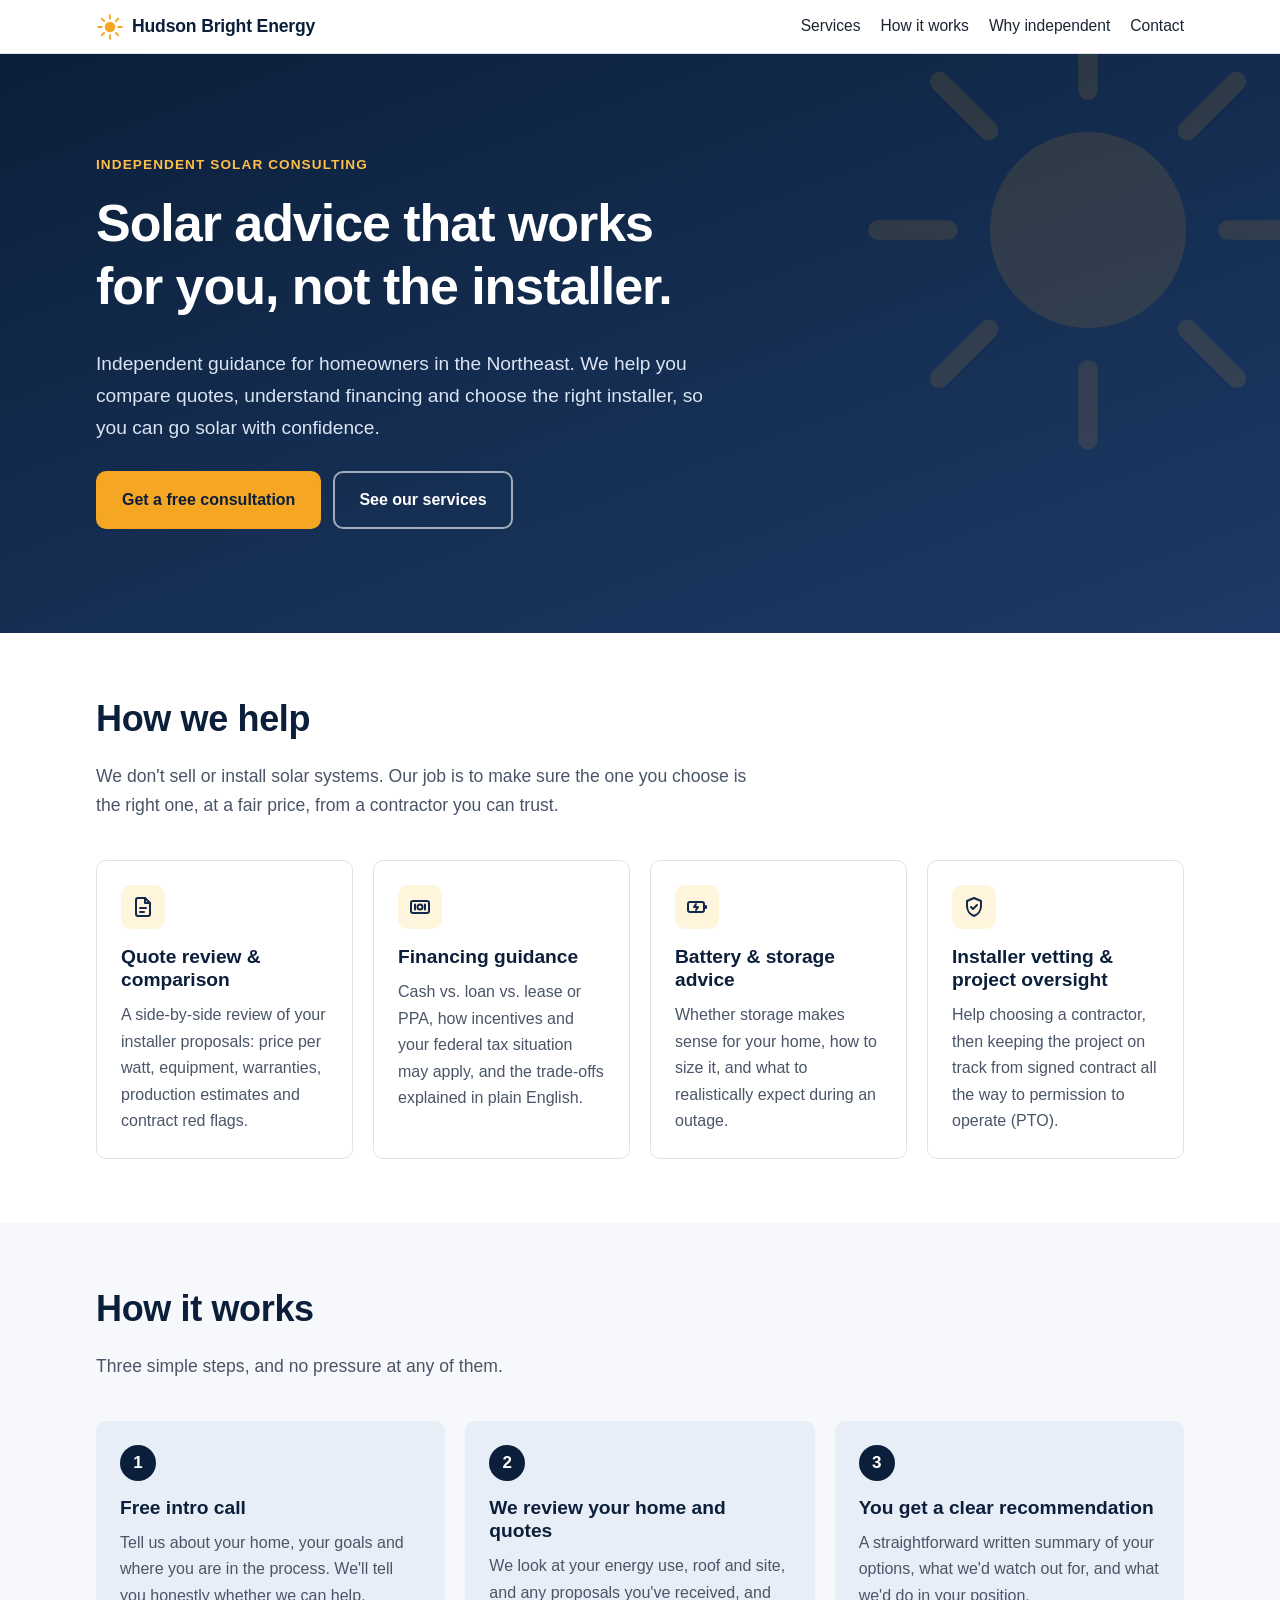
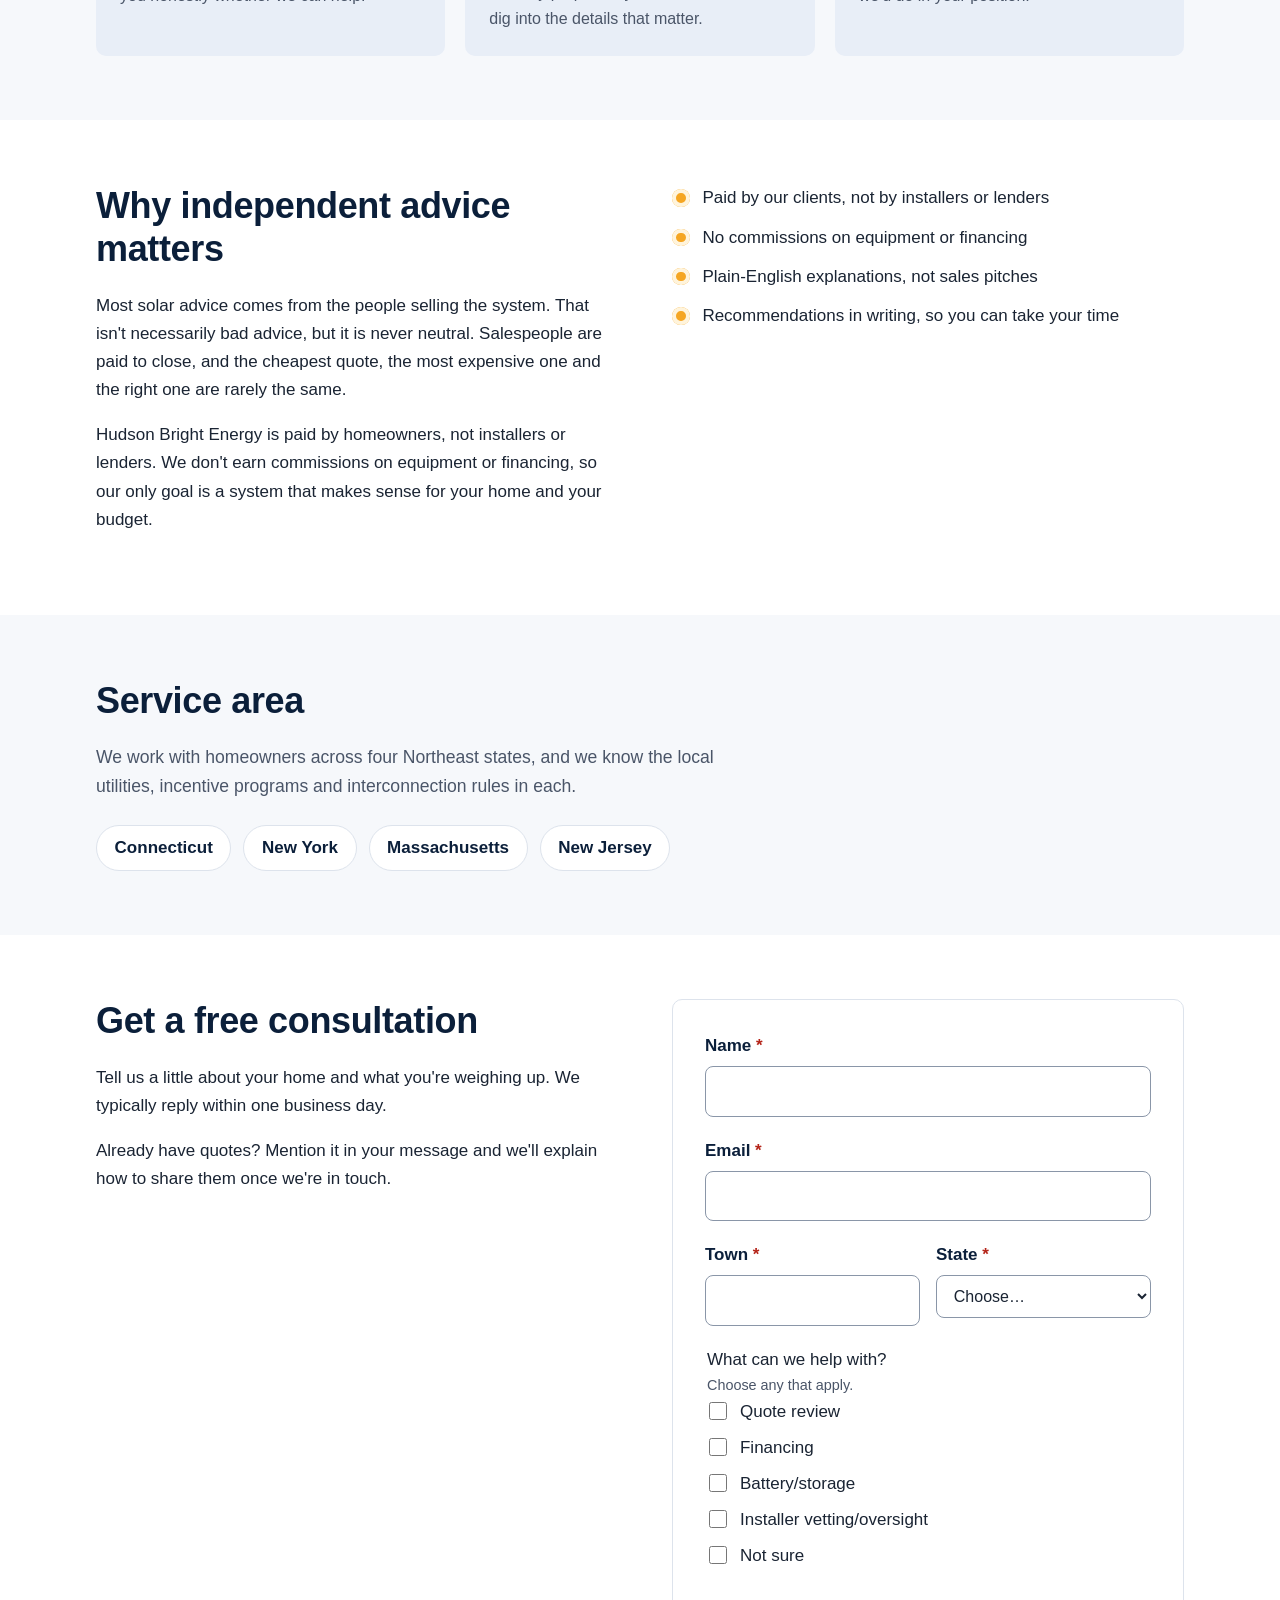
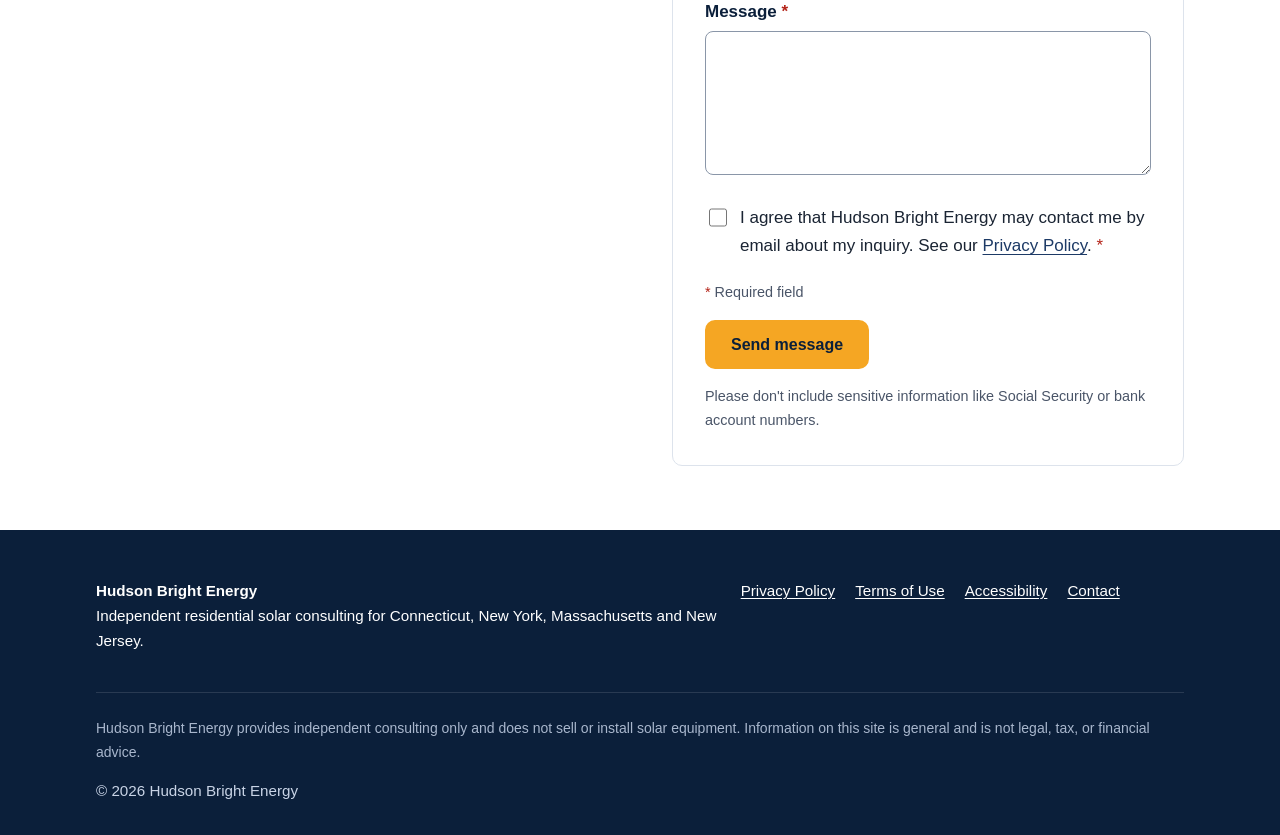
<file: index.html>
<!doctype html>
<html lang="en">
<head>
  <meta charset="utf-8">
  <meta name="viewport" content="width=device-width, initial-scale=1">
  <title>Hudson Bright Energy | Independent Residential Solar Consulting</title>
  <meta name="description" content="Independent solar consulting for homeowners in Connecticut, New York, Massachusetts and New Jersey. Quote reviews, financing guidance, battery advice and installer oversight. We don't sell or install solar.">
  <link rel="canonical" href="https://hdohnert-helio.github.io/hudson-bright-energy/">
  <meta property="og:type" content="website">
  <meta property="og:site_name" content="Hudson Bright Energy">
  <meta property="og:title" content="Hudson Bright Energy | Independent Residential Solar Consulting">
  <meta property="og:description" content="Independent solar consulting for homeowners in Connecticut, New York, Massachusetts and New Jersey. Quote reviews, financing guidance, battery advice and installer oversight. We don't sell or install solar.">
  <meta property="og:url" content="https://hdohnert-helio.github.io/hudson-bright-energy/">
  <meta name="twitter:card" content="summary">
  <meta name="theme-color" content="#0b1f3a">
  <link rel="icon" href="favicon.svg" type="image/svg+xml">
  <link rel="stylesheet" href="styles.css">
</head>
<body>
  <a class="skip-link" href="#main">Skip to content</a>
  <header class="site-header">
    <div class="container header-inner">
      <a class="brand" href="index.html"><svg viewBox="0 0 32 32" aria-hidden="true" focusable="false"><g stroke="#f5a623" stroke-width="2.2" stroke-linecap="round"><line x1="16" y1="2.5" x2="16" y2="6.5"/><line x1="16" y1="25.5" x2="16" y2="29.5"/><line x1="2.5" y1="16" x2="6.5" y2="16"/><line x1="25.5" y1="16" x2="29.5" y2="16"/><line x1="6.5" y1="6.5" x2="9.3" y2="9.3"/><line x1="22.7" y1="22.7" x2="25.5" y2="25.5"/><line x1="6.5" y1="25.5" x2="9.3" y2="22.7"/><line x1="22.7" y1="9.3" x2="25.5" y2="6.5"/></g><circle cx="16" cy="16" r="6" fill="#f5a623"/></svg><span>Hudson Bright Energy</span></a>
      <nav class="site-nav" aria-label="Main">
        <ul>
          <li><a href="index.html#services">Services</a></li>
          <li><a href="index.html#how-it-works">How it works</a></li>
          <li><a href="index.html#why-independent">Why independent</a></li>
          <li><a href="index.html#contact">Contact</a></li>
        </ul>
      </nav>
    </div>
  </header>
  <main id="main">
    <section class="hero" aria-labelledby="hero-title">
      <svg class="hero-sun" viewBox="0 0 32 32" aria-hidden="true" focusable="false"><g stroke="#f5a623" stroke-width="1.4" stroke-linecap="round"><line x1="16" y1="1" x2="16" y2="6"/><line x1="16" y1="26" x2="16" y2="31"/><line x1="1" y1="16" x2="6" y2="16"/><line x1="26" y1="16" x2="31" y2="16"/><line x1="5.4" y1="5.4" x2="8.9" y2="8.9"/><line x1="23.1" y1="23.1" x2="26.6" y2="26.6"/><line x1="5.4" y1="26.6" x2="8.9" y2="23.1"/><line x1="23.1" y1="8.9" x2="26.6" y2="5.4"/></g><circle cx="16" cy="16" r="7" fill="#f5a623"/></svg>
      <div class="container">
        <span class="eyebrow">Independent solar consulting</span>
        <h1 id="hero-title">Solar advice that works for you, not the installer.</h1>
        <p class="lede">Independent guidance for homeowners in the Northeast. We help you compare quotes, understand financing and choose the right installer, so you can go solar with confidence.</p>
        <div class="hero-actions">
          <a class="btn" href="#contact">Get a free consultation</a>
          <a class="btn btn-outline" href="#services">See our services</a>
        </div>
      </div>
    </section>

    <section class="section" id="services" aria-labelledby="services-title">
      <div class="container">
        <h2 id="services-title">How we help</h2>
        <p class="section-intro">We don't sell or install solar systems. Our job is to make sure the one you choose is the right one, at a fair price, from a contractor you can trust.</p>
        <div class="cards">
          <article class="card">
            <div class="card-icon"><svg viewBox="0 0 24 24" fill="none" stroke="#13294b" stroke-width="2" stroke-linecap="round" stroke-linejoin="round" aria-hidden="true" focusable="false"><path d="M14 3H7a2 2 0 0 0-2 2v14a2 2 0 0 0 2 2h10a2 2 0 0 0 2-2V8z"/><path d="M14 3v5h5"/><path d="M9 13h6M9 17h4"/></svg></div>
            <h3>Quote review &amp; comparison</h3>
            <p>A side-by-side review of your installer proposals: price per watt, equipment, warranties, production estimates and contract red flags.</p>
          </article>
          <article class="card">
            <div class="card-icon"><svg viewBox="0 0 24 24" fill="none" stroke="#13294b" stroke-width="2" stroke-linecap="round" stroke-linejoin="round" aria-hidden="true" focusable="false"><rect x="3" y="6" width="18" height="12" rx="2"/><circle cx="12" cy="12" r="2.5"/><path d="M7 9.5v5M17 9.5v5"/></svg></div>
            <h3>Financing guidance</h3>
            <p>Cash vs. loan vs. lease or PPA, how incentives and your federal tax situation may apply, and the trade-offs explained in plain English.</p>
          </article>
          <article class="card">
            <div class="card-icon"><svg viewBox="0 0 24 24" fill="none" stroke="#13294b" stroke-width="2" stroke-linecap="round" stroke-linejoin="round" aria-hidden="true" focusable="false"><rect x="3" y="7" width="16" height="10" rx="2"/><path d="M21 11v2"/><path d="M11 9l-2 3h4l-2 3"/></svg></div>
            <h3>Battery &amp; storage advice</h3>
            <p>Whether storage makes sense for your home, how to size it, and what to realistically expect during an outage.</p>
          </article>
          <article class="card">
            <div class="card-icon"><svg viewBox="0 0 24 24" fill="none" stroke="#13294b" stroke-width="2" stroke-linecap="round" stroke-linejoin="round" aria-hidden="true" focusable="false"><path d="M12 3l7 3v5c0 4.5-3 8.5-7 10-4-1.5-7-5.5-7-10V6z"/><path d="M9 12l2 2 4-4"/></svg></div>
            <h3>Installer vetting &amp; project oversight</h3>
            <p>Help choosing a contractor, then keeping the project on track from signed contract all the way to permission to operate (PTO).</p>
          </article>
        </div>
      </div>
    </section>

    <section class="section section-soft" id="how-it-works" aria-labelledby="how-title">
      <div class="container">
        <h2 id="how-title">How it works</h2>
        <p class="section-intro">Three simple steps, and no pressure at any of them.</p>
        <ol class="steps">
          <li>
            <h3>Free intro call</h3>
            <p>Tell us about your home, your goals and where you are in the process. We'll tell you honestly whether we can help.</p>
          </li>
          <li>
            <h3>We review your home and quotes</h3>
            <p>We look at your energy use, roof and site, and any proposals you've received, and dig into the details that matter.</p>
          </li>
          <li>
            <h3>You get a clear recommendation</h3>
            <p>A straightforward written summary of your options, what we'd watch out for, and what we'd do in your position.</p>
          </li>
        </ol>
      </div>
    </section>

    <section class="section" id="why-independent" aria-labelledby="why-title">
      <div class="container split">
        <div>
          <h2 id="why-title">Why independent advice matters</h2>
          <p>Most solar advice comes from the people selling the system. That isn't necessarily bad advice, but it is never neutral. Salespeople are paid to close, and the cheapest quote, the most expensive one and the right one are rarely the same.</p>
          <p>Hudson Bright Energy is paid by homeowners, not installers or lenders. We don't earn commissions on equipment or financing, so our only goal is a system that makes sense for your home and your budget.</p>
        </div>
        <ul class="checklist">
          <li>Paid by our clients, not by installers or lenders</li>
          <li>No commissions on equipment or financing</li>
          <li>Plain-English explanations, not sales pitches</li>
          <li>Recommendations in writing, so you can take your time</li>
        </ul>
      </div>
    </section>

    <section class="section section-soft" id="service-area" aria-labelledby="area-title">
      <div class="container">
        <h2 id="area-title">Service area</h2>
        <p class="section-intro" style="margin-bottom:0">We work with homeowners across four Northeast states, and we know the local utilities, incentive programs and interconnection rules in each.</p>
        <ul class="states">
          <li>Connecticut</li>
          <li>New York</li>
          <li>Massachusetts</li>
          <li>New Jersey</li>
        </ul>
      </div>
    </section>

    <section class="section" id="contact" aria-labelledby="contact-title">
      <div class="container split">
        <div>
          <h2 id="contact-title">Get a free consultation</h2>
          <p>Tell us a little about your home and what you're weighing up. We typically reply within one business day.</p>
          <p>Already have quotes? Mention it in your message and we'll explain how to share them once we're in touch.</p>
        </div>
        <div class="form-wrap">
          <form action="https://formspree.io/f/xrpeeboy" method="POST">
            <input type="hidden" name="_subject" value="New inquiry — Hudson Bright Energy">
            <input type="hidden" name="_next" value="https://hdohnert-helio.github.io/hudson-bright-energy/thank-you.html">
            <div class="honeypot" aria-hidden="true">
              <label for="gotcha">Leave this field empty</label>
              <input type="text" id="gotcha" name="_gotcha" tabindex="-1" autocomplete="off">
            </div>

            <div class="field">
              <label for="name">Name <span class="req" aria-hidden="true">*</span></label>
              <input type="text" id="name" name="name" autocomplete="name" required aria-describedby="name-error">
              <p class="error-msg" id="name-error">Please enter your name.</p>
            </div>

            <div class="field">
              <label for="email">Email <span class="req" aria-hidden="true">*</span></label>
              <input type="email" id="email" name="email" autocomplete="email" required aria-describedby="email-error">
              <p class="error-msg" id="email-error">Please enter a valid email address.</p>
            </div>

            <div class="two-col">
              <div class="field">
                <label for="town">Town <span class="req" aria-hidden="true">*</span></label>
                <input type="text" id="town" name="town" autocomplete="address-level2" required aria-describedby="town-error">
                <p class="error-msg" id="town-error">Please enter your town.</p>
              </div>
              <div class="field">
                <label for="state">State <span class="req" aria-hidden="true">*</span></label>
                <select id="state" name="state" required aria-describedby="state-error">
                  <option value="">Choose…</option>
                  <option value="CT">Connecticut</option>
                  <option value="NY">New York</option>
                  <option value="MA">Massachusetts</option>
                  <option value="NJ">New Jersey</option>
                </select>
                <p class="error-msg" id="state-error">Please choose your state.</p>
              </div>
            </div>

            <fieldset>
              <legend>What can we help with? <span class="hint">Choose any that apply.</span></legend>
              <div class="checkbox"><input type="checkbox" id="help-quote" name="services[]" value="Quote review"><label for="help-quote">Quote review</label></div>
              <div class="checkbox"><input type="checkbox" id="help-financing" name="services[]" value="Financing"><label for="help-financing">Financing</label></div>
              <div class="checkbox"><input type="checkbox" id="help-battery" name="services[]" value="Battery/storage"><label for="help-battery">Battery/storage</label></div>
              <div class="checkbox"><input type="checkbox" id="help-installer" name="services[]" value="Installer vetting/oversight"><label for="help-installer">Installer vetting/oversight</label></div>
              <div class="checkbox"><input type="checkbox" id="help-unsure" name="services[]" value="Not sure"><label for="help-unsure">Not sure</label></div>
            </fieldset>

            <div class="field">
              <label for="message">Message <span class="req" aria-hidden="true">*</span></label>
              <textarea id="message" name="message" required aria-describedby="message-error"></textarea>
              <p class="error-msg" id="message-error">Please include a short message.</p>
            </div>

            <div class="field">
              <div class="checkbox">
                <input type="checkbox" id="consent" name="consent" value="Yes" required aria-describedby="consent-error">
                <label for="consent">I agree that Hudson Bright Energy may contact me by email about my inquiry. See our <a href="privacy.html">Privacy Policy</a>. <span class="req" aria-hidden="true">*</span></label>
              </div>
              <p class="error-msg" id="consent-error">Please confirm we may reply by email.</p>
            </div>

            <p class="hint" style="margin-bottom:1rem"><span class="req" aria-hidden="true">*</span> Required field</p>
            <button type="submit" class="btn">Send message</button>
            <p class="form-note">Please don't include sensitive information like Social Security or bank account numbers.</p>
          </form>
        </div>
      </div>
    </section>
  </main>
  <footer class="site-footer">
    <div class="container">
      <div class="footer-grid">
        <div>
          <p class="footer-brand"><strong>Hudson Bright Energy</strong><br>Independent residential solar consulting for Connecticut, New York, Massachusetts and New Jersey.</p>
        </div>
        <nav aria-label="Footer">
          <ul class="footer-links">
            <li><a href="privacy.html">Privacy Policy</a></li>
            <li><a href="terms.html">Terms of Use</a></li>
            <li><a href="accessibility.html">Accessibility</a></li>
            <li><a href="index.html#contact">Contact</a></li>
          </ul>
        </nav>
      </div>
      <p class="disclaimer">Hudson Bright Energy provides independent consulting only and does not sell or install solar equipment. Information on this site is general and is not legal, tax, or financial advice.</p>
      <p class="copyright">&copy; 2026 Hudson Bright Energy</p>
    </div>
  </footer>
</body>
</html>
</file>
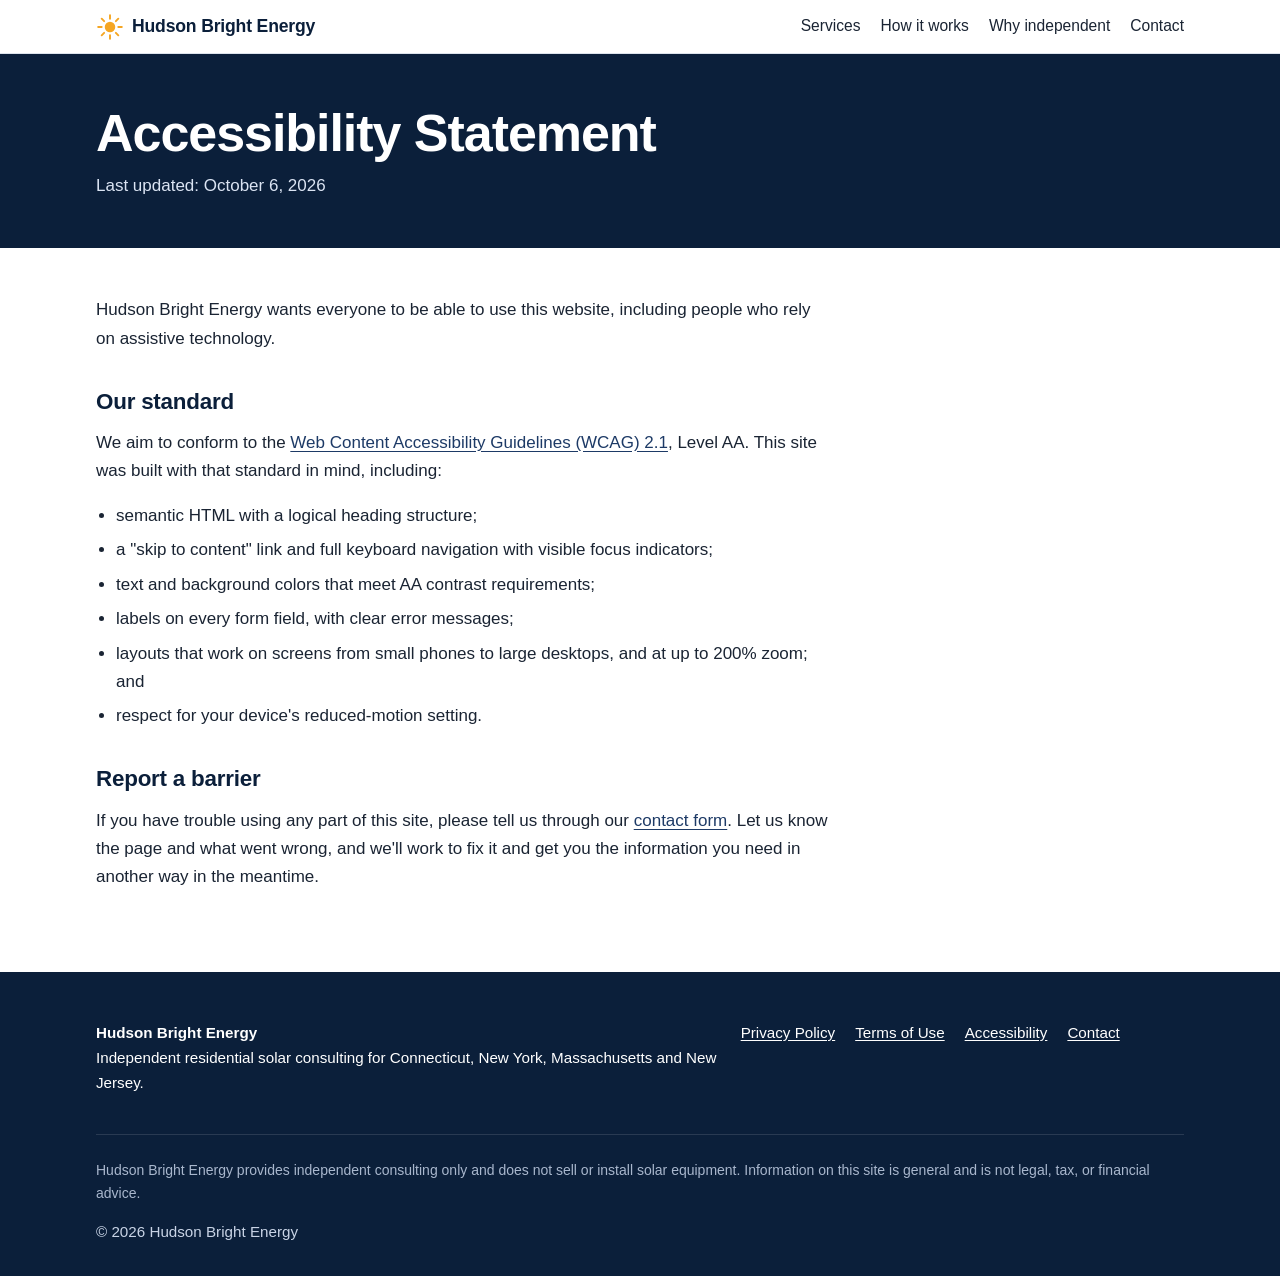
<file: accessibility.html>
<!doctype html>
<html lang="en">
<head>
  <meta charset="utf-8">
  <meta name="viewport" content="width=device-width, initial-scale=1">
  <title>Accessibility Statement | Hudson Bright Energy</title>
  <meta name="description" content="Hudson Bright Energy's commitment to an accessible website.">
  <link rel="canonical" href="https://hdohnert-helio.github.io/hudson-bright-energy/accessibility.html">
  <meta property="og:type" content="website">
  <meta property="og:site_name" content="Hudson Bright Energy">
  <meta property="og:title" content="Accessibility Statement | Hudson Bright Energy">
  <meta property="og:description" content="Hudson Bright Energy's commitment to an accessible website.">
  <meta property="og:url" content="https://hdohnert-helio.github.io/hudson-bright-energy/accessibility.html">
  <meta name="twitter:card" content="summary">
  <meta name="theme-color" content="#0b1f3a">
  <link rel="icon" href="favicon.svg" type="image/svg+xml">
  <link rel="stylesheet" href="styles.css">
</head>
<body>
  <a class="skip-link" href="#main">Skip to content</a>
  <header class="site-header">
    <div class="container header-inner">
      <a class="brand" href="index.html"><svg viewBox="0 0 32 32" aria-hidden="true" focusable="false"><g stroke="#f5a623" stroke-width="2.2" stroke-linecap="round"><line x1="16" y1="2.5" x2="16" y2="6.5"/><line x1="16" y1="25.5" x2="16" y2="29.5"/><line x1="2.5" y1="16" x2="6.5" y2="16"/><line x1="25.5" y1="16" x2="29.5" y2="16"/><line x1="6.5" y1="6.5" x2="9.3" y2="9.3"/><line x1="22.7" y1="22.7" x2="25.5" y2="25.5"/><line x1="6.5" y1="25.5" x2="9.3" y2="22.7"/><line x1="22.7" y1="9.3" x2="25.5" y2="6.5"/></g><circle cx="16" cy="16" r="6" fill="#f5a623"/></svg><span>Hudson Bright Energy</span></a>
      <nav class="site-nav" aria-label="Main">
        <ul>
          <li><a href="index.html#services">Services</a></li>
          <li><a href="index.html#how-it-works">How it works</a></li>
          <li><a href="index.html#why-independent">Why independent</a></li>
          <li><a href="index.html#contact">Contact</a></li>
        </ul>
      </nav>
    </div>
  </header>
  <main id="main">
    <div class="page-header">
      <div class="container">
        <h1>Accessibility Statement</h1>
        <p>Last updated: October 6, 2026</p>
      </div>
    </div>
    <div class="container">
      <article class="prose">
        <p>Hudson Bright Energy wants everyone to be able to use this website, including people who rely on assistive technology.</p>

        <h2>Our standard</h2>
        <p>We aim to conform to the <a href="https://www.w3.org/TR/WCAG21/">Web Content Accessibility Guidelines (WCAG) 2.1</a>, Level AA. This site was built with that standard in mind, including:</p>
        <ul>
          <li>semantic HTML with a logical heading structure;</li>
          <li>a "skip to content" link and full keyboard navigation with visible focus indicators;</li>
          <li>text and background colors that meet AA contrast requirements;</li>
          <li>labels on every form field, with clear error messages;</li>
          <li>layouts that work on screens from small phones to large desktops, and at up to 200% zoom; and</li>
          <li>respect for your device's reduced-motion setting.</li>
        </ul>

        <h2>Report a barrier</h2>
        <p>If you have trouble using any part of this site, please tell us through our <a href="index.html#contact">contact form</a>. Let us know the page and what went wrong, and we'll work to fix it and get you the information you need in another way in the meantime.</p>
      </article>
    </div>
  </main>
  <footer class="site-footer">
    <div class="container">
      <div class="footer-grid">
        <div>
          <p class="footer-brand"><strong>Hudson Bright Energy</strong><br>Independent residential solar consulting for Connecticut, New York, Massachusetts and New Jersey.</p>
        </div>
        <nav aria-label="Footer">
          <ul class="footer-links">
            <li><a href="privacy.html">Privacy Policy</a></li>
            <li><a href="terms.html">Terms of Use</a></li>
            <li><a href="accessibility.html">Accessibility</a></li>
            <li><a href="index.html#contact">Contact</a></li>
          </ul>
        </nav>
      </div>
      <p class="disclaimer">Hudson Bright Energy provides independent consulting only and does not sell or install solar equipment. Information on this site is general and is not legal, tax, or financial advice.</p>
      <p class="copyright">&copy; 2026 Hudson Bright Energy</p>
    </div>
  </footer>
</body>
</html>
</file>
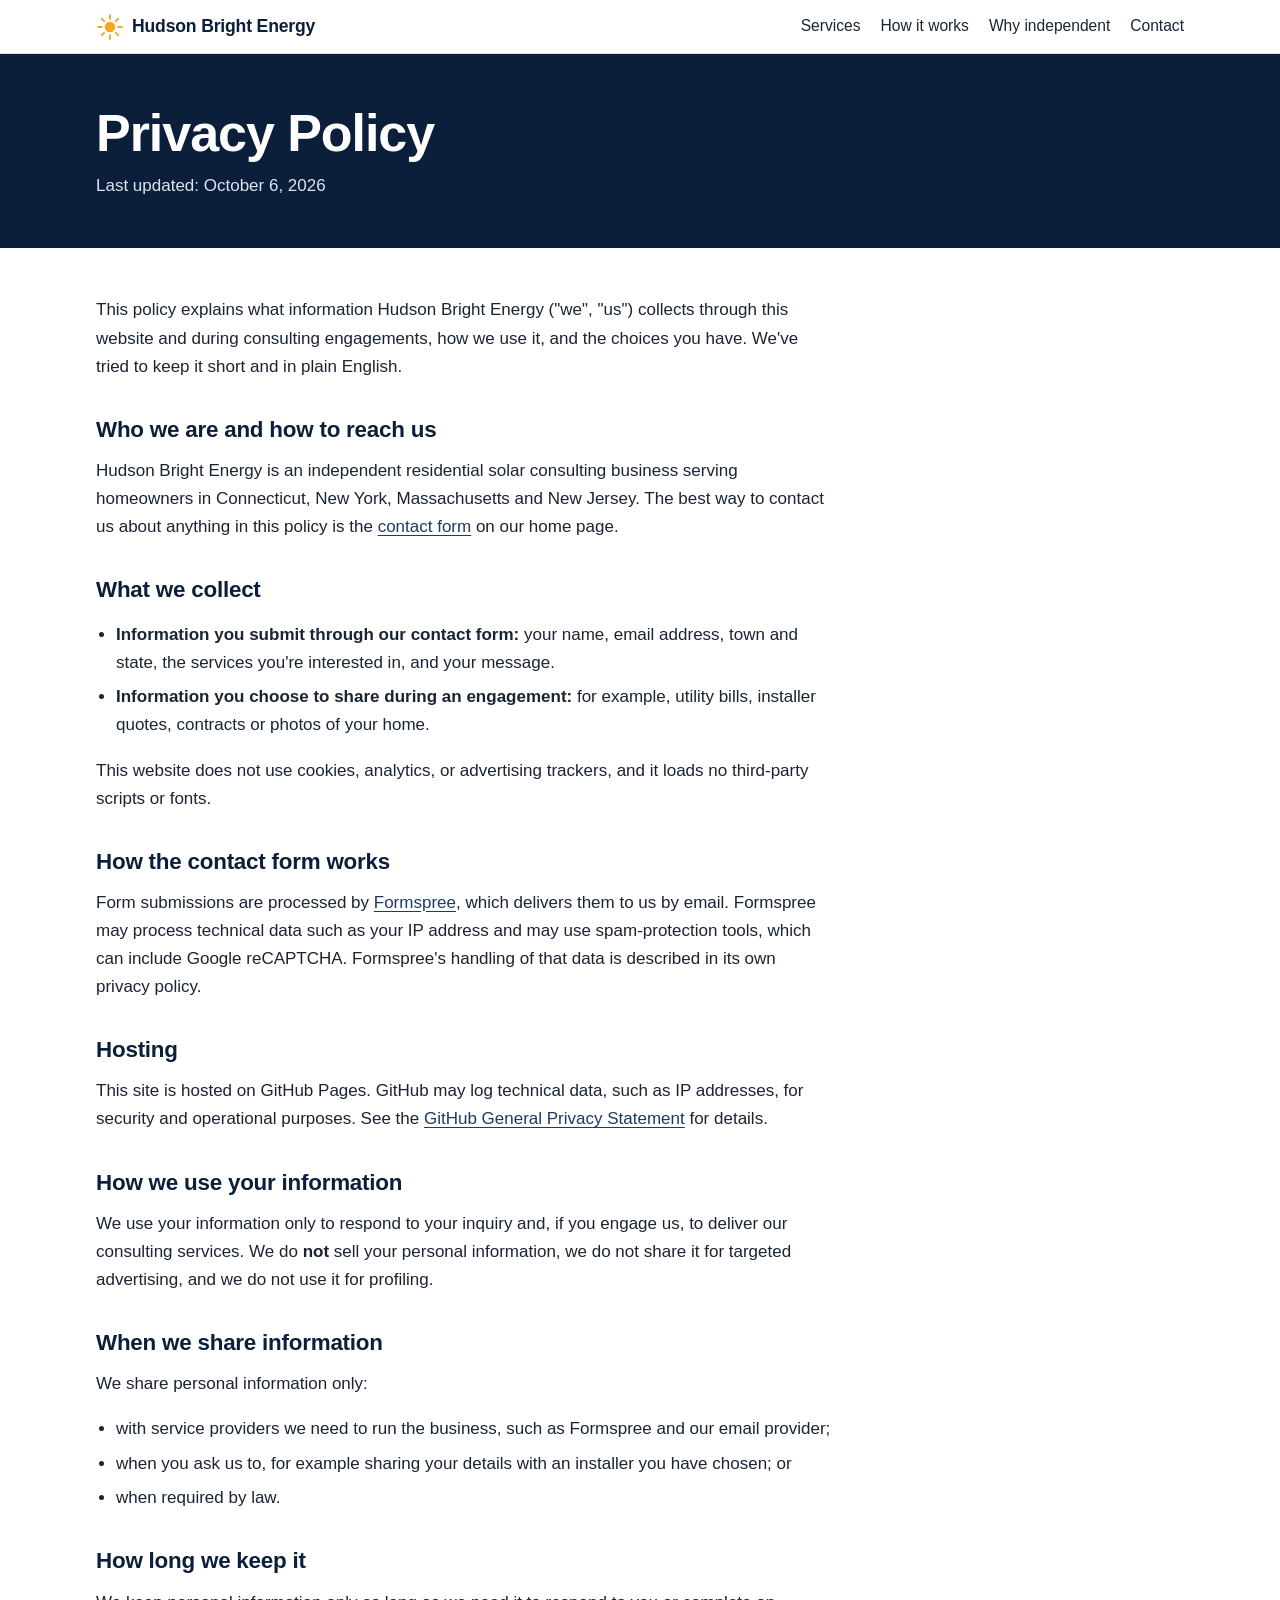
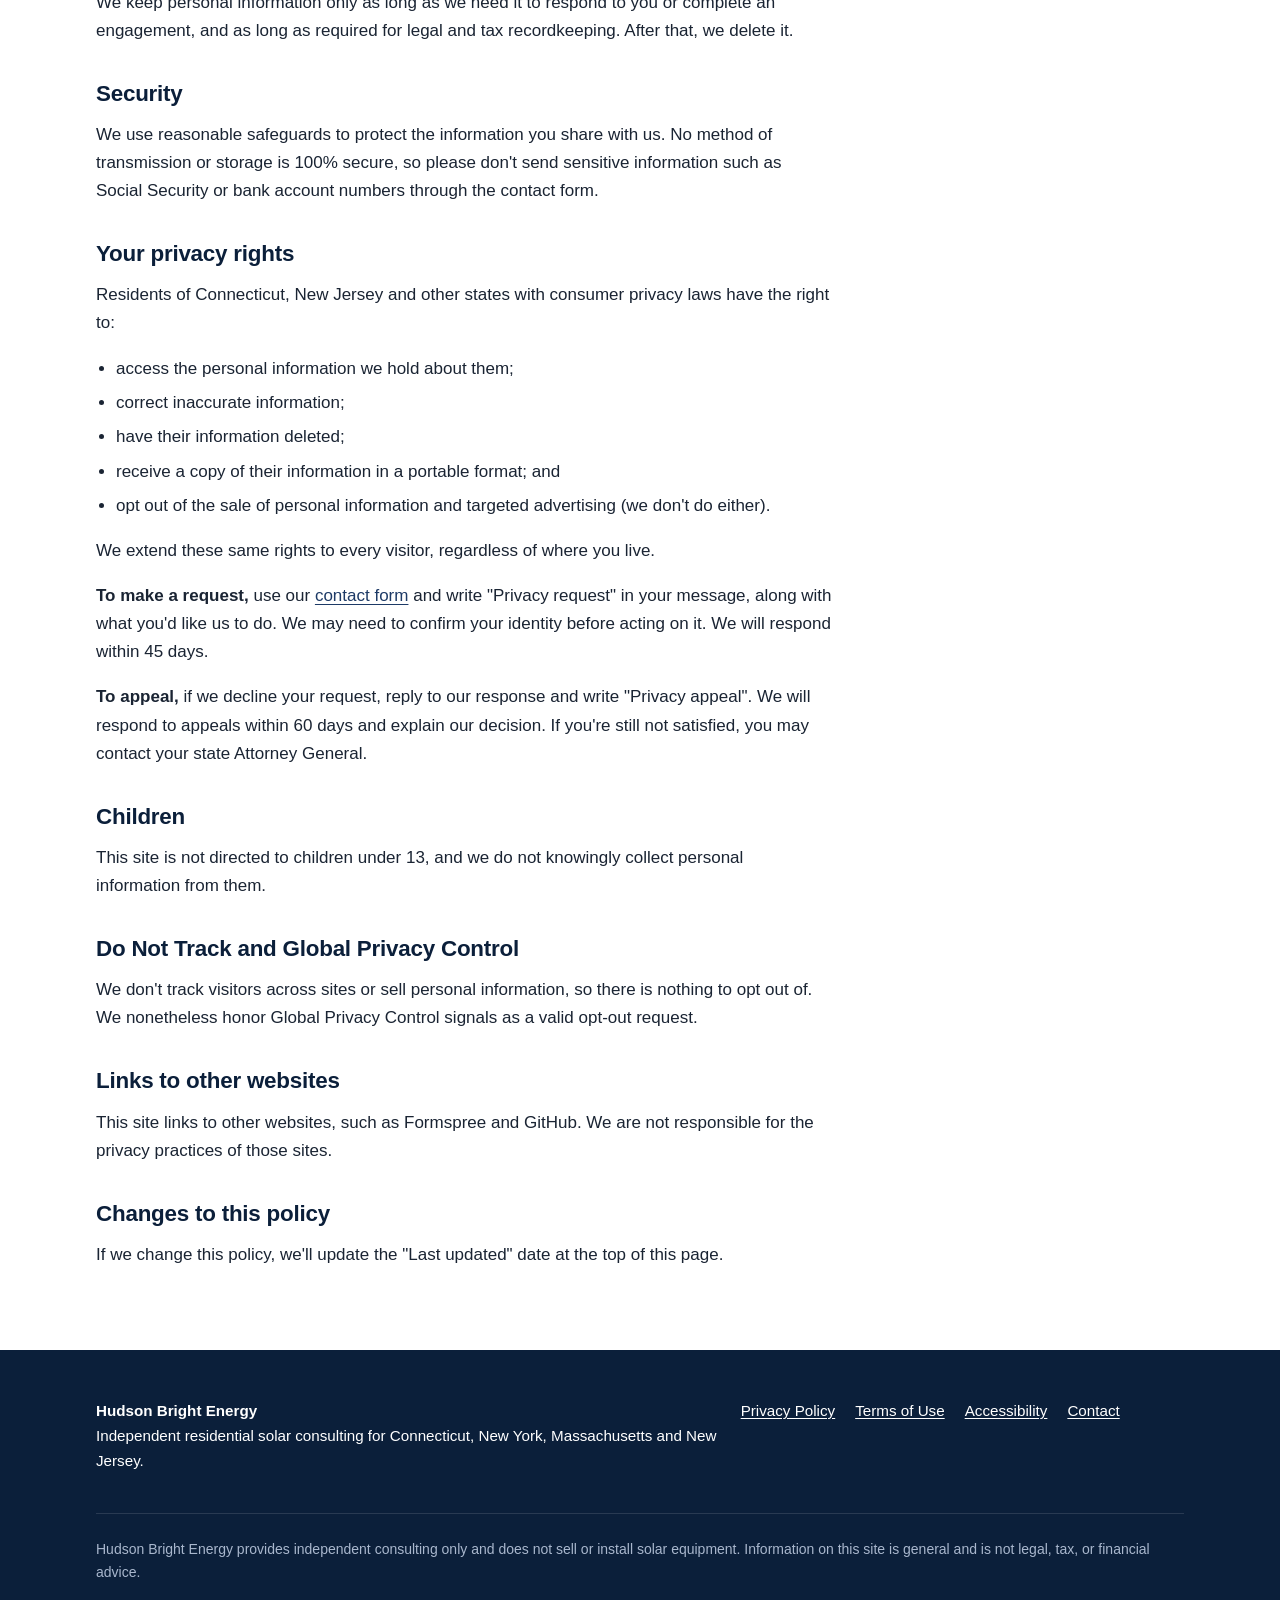
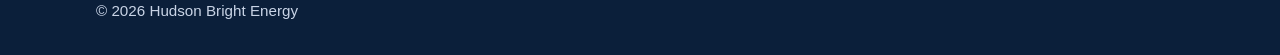
<file: privacy.html>
<!doctype html>
<html lang="en">
<head>
  <meta charset="utf-8">
  <meta name="viewport" content="width=device-width, initial-scale=1">
  <title>Privacy Policy | Hudson Bright Energy</title>
  <meta name="description" content="How Hudson Bright Energy collects, uses and protects the information you share with us.">
  <link rel="canonical" href="https://hdohnert-helio.github.io/hudson-bright-energy/privacy.html">
  <meta property="og:type" content="website">
  <meta property="og:site_name" content="Hudson Bright Energy">
  <meta property="og:title" content="Privacy Policy | Hudson Bright Energy">
  <meta property="og:description" content="How Hudson Bright Energy collects, uses and protects the information you share with us.">
  <meta property="og:url" content="https://hdohnert-helio.github.io/hudson-bright-energy/privacy.html">
  <meta name="twitter:card" content="summary">
  <meta name="theme-color" content="#0b1f3a">
  <link rel="icon" href="favicon.svg" type="image/svg+xml">
  <link rel="stylesheet" href="styles.css">
</head>
<body>
  <a class="skip-link" href="#main">Skip to content</a>
  <header class="site-header">
    <div class="container header-inner">
      <a class="brand" href="index.html"><svg viewBox="0 0 32 32" aria-hidden="true" focusable="false"><g stroke="#f5a623" stroke-width="2.2" stroke-linecap="round"><line x1="16" y1="2.5" x2="16" y2="6.5"/><line x1="16" y1="25.5" x2="16" y2="29.5"/><line x1="2.5" y1="16" x2="6.5" y2="16"/><line x1="25.5" y1="16" x2="29.5" y2="16"/><line x1="6.5" y1="6.5" x2="9.3" y2="9.3"/><line x1="22.7" y1="22.7" x2="25.5" y2="25.5"/><line x1="6.5" y1="25.5" x2="9.3" y2="22.7"/><line x1="22.7" y1="9.3" x2="25.5" y2="6.5"/></g><circle cx="16" cy="16" r="6" fill="#f5a623"/></svg><span>Hudson Bright Energy</span></a>
      <nav class="site-nav" aria-label="Main">
        <ul>
          <li><a href="index.html#services">Services</a></li>
          <li><a href="index.html#how-it-works">How it works</a></li>
          <li><a href="index.html#why-independent">Why independent</a></li>
          <li><a href="index.html#contact">Contact</a></li>
        </ul>
      </nav>
    </div>
  </header>
  <main id="main">
    <div class="page-header">
      <div class="container">
        <h1>Privacy Policy</h1>
        <p>Last updated: October 6, 2026</p>
      </div>
    </div>
    <div class="container">
      <article class="prose">
        <p>This policy explains what information Hudson Bright Energy ("we", "us") collects through this website and during consulting engagements, how we use it, and the choices you have. We've tried to keep it short and in plain English.</p>

        <h2>Who we are and how to reach us</h2>
        <p>Hudson Bright Energy is an independent residential solar consulting business serving homeowners in Connecticut, New York, Massachusetts and New Jersey. The best way to contact us about anything in this policy is the <a href="index.html#contact">contact form</a> on our home page.</p>

        <h2>What we collect</h2>
        <ul>
          <li><strong>Information you submit through our contact form:</strong> your name, email address, town and state, the services you're interested in, and your message.</li>
          <li><strong>Information you choose to share during an engagement:</strong> for example, utility bills, installer quotes, contracts or photos of your home.</li>
        </ul>
        <p>This website does not use cookies, analytics, or advertising trackers, and it loads no third-party scripts or fonts.</p>

        <h2>How the contact form works</h2>
        <p>Form submissions are processed by <a href="https://formspree.io/legal/privacy-policy/">Formspree</a>, which delivers them to us by email. Formspree may process technical data such as your IP address and may use spam-protection tools, which can include Google reCAPTCHA. Formspree's handling of that data is described in its own privacy policy.</p>

        <h2>Hosting</h2>
        <p>This site is hosted on GitHub Pages. GitHub may log technical data, such as IP addresses, for security and operational purposes. See the <a href="https://docs.github.com/en/site-policy/privacy-policies/github-general-privacy-statement">GitHub General Privacy Statement</a> for details.</p>

        <h2>How we use your information</h2>
        <p>We use your information only to respond to your inquiry and, if you engage us, to deliver our consulting services. We do <strong>not</strong> sell your personal information, we do not share it for targeted advertising, and we do not use it for profiling.</p>

        <h2>When we share information</h2>
        <p>We share personal information only:</p>
        <ul>
          <li>with service providers we need to run the business, such as Formspree and our email provider;</li>
          <li>when you ask us to, for example sharing your details with an installer you have chosen; or</li>
          <li>when required by law.</li>
        </ul>

        <h2>How long we keep it</h2>
        <p>We keep personal information only as long as we need it to respond to you or complete an engagement, and as long as required for legal and tax recordkeeping. After that, we delete it.</p>

        <h2>Security</h2>
        <p>We use reasonable safeguards to protect the information you share with us. No method of transmission or storage is 100% secure, so please don't send sensitive information such as Social Security or bank account numbers through the contact form.</p>

        <h2>Your privacy rights</h2>
        <p>Residents of Connecticut, New Jersey and other states with consumer privacy laws have the right to:</p>
        <ul>
          <li>access the personal information we hold about them;</li>
          <li>correct inaccurate information;</li>
          <li>have their information deleted;</li>
          <li>receive a copy of their information in a portable format; and</li>
          <li>opt out of the sale of personal information and targeted advertising (we don't do either).</li>
        </ul>
        <p>We extend these same rights to every visitor, regardless of where you live.</p>
        <p><strong>To make a request,</strong> use our <a href="index.html#contact">contact form</a> and write "Privacy request" in your message, along with what you'd like us to do. We may need to confirm your identity before acting on it. We will respond within 45 days.</p>
        <p><strong>To appeal,</strong> if we decline your request, reply to our response and write "Privacy appeal". We will respond to appeals within 60 days and explain our decision. If you're still not satisfied, you may contact your state Attorney General.</p>

        <h2>Children</h2>
        <p>This site is not directed to children under 13, and we do not knowingly collect personal information from them.</p>

        <h2>Do Not Track and Global Privacy Control</h2>
        <p>We don't track visitors across sites or sell personal information, so there is nothing to opt out of. We nonetheless honor Global Privacy Control signals as a valid opt-out request.</p>

        <h2>Links to other websites</h2>
        <p>This site links to other websites, such as Formspree and GitHub. We are not responsible for the privacy practices of those sites.</p>

        <h2>Changes to this policy</h2>
        <p>If we change this policy, we'll update the "Last updated" date at the top of this page.</p>
      </article>
    </div>
  </main>
  <footer class="site-footer">
    <div class="container">
      <div class="footer-grid">
        <div>
          <p class="footer-brand"><strong>Hudson Bright Energy</strong><br>Independent residential solar consulting for Connecticut, New York, Massachusetts and New Jersey.</p>
        </div>
        <nav aria-label="Footer">
          <ul class="footer-links">
            <li><a href="privacy.html">Privacy Policy</a></li>
            <li><a href="terms.html">Terms of Use</a></li>
            <li><a href="accessibility.html">Accessibility</a></li>
            <li><a href="index.html#contact">Contact</a></li>
          </ul>
        </nav>
      </div>
      <p class="disclaimer">Hudson Bright Energy provides independent consulting only and does not sell or install solar equipment. Information on this site is general and is not legal, tax, or financial advice.</p>
      <p class="copyright">&copy; 2026 Hudson Bright Energy</p>
    </div>
  </footer>
</body>
</html>
</file>
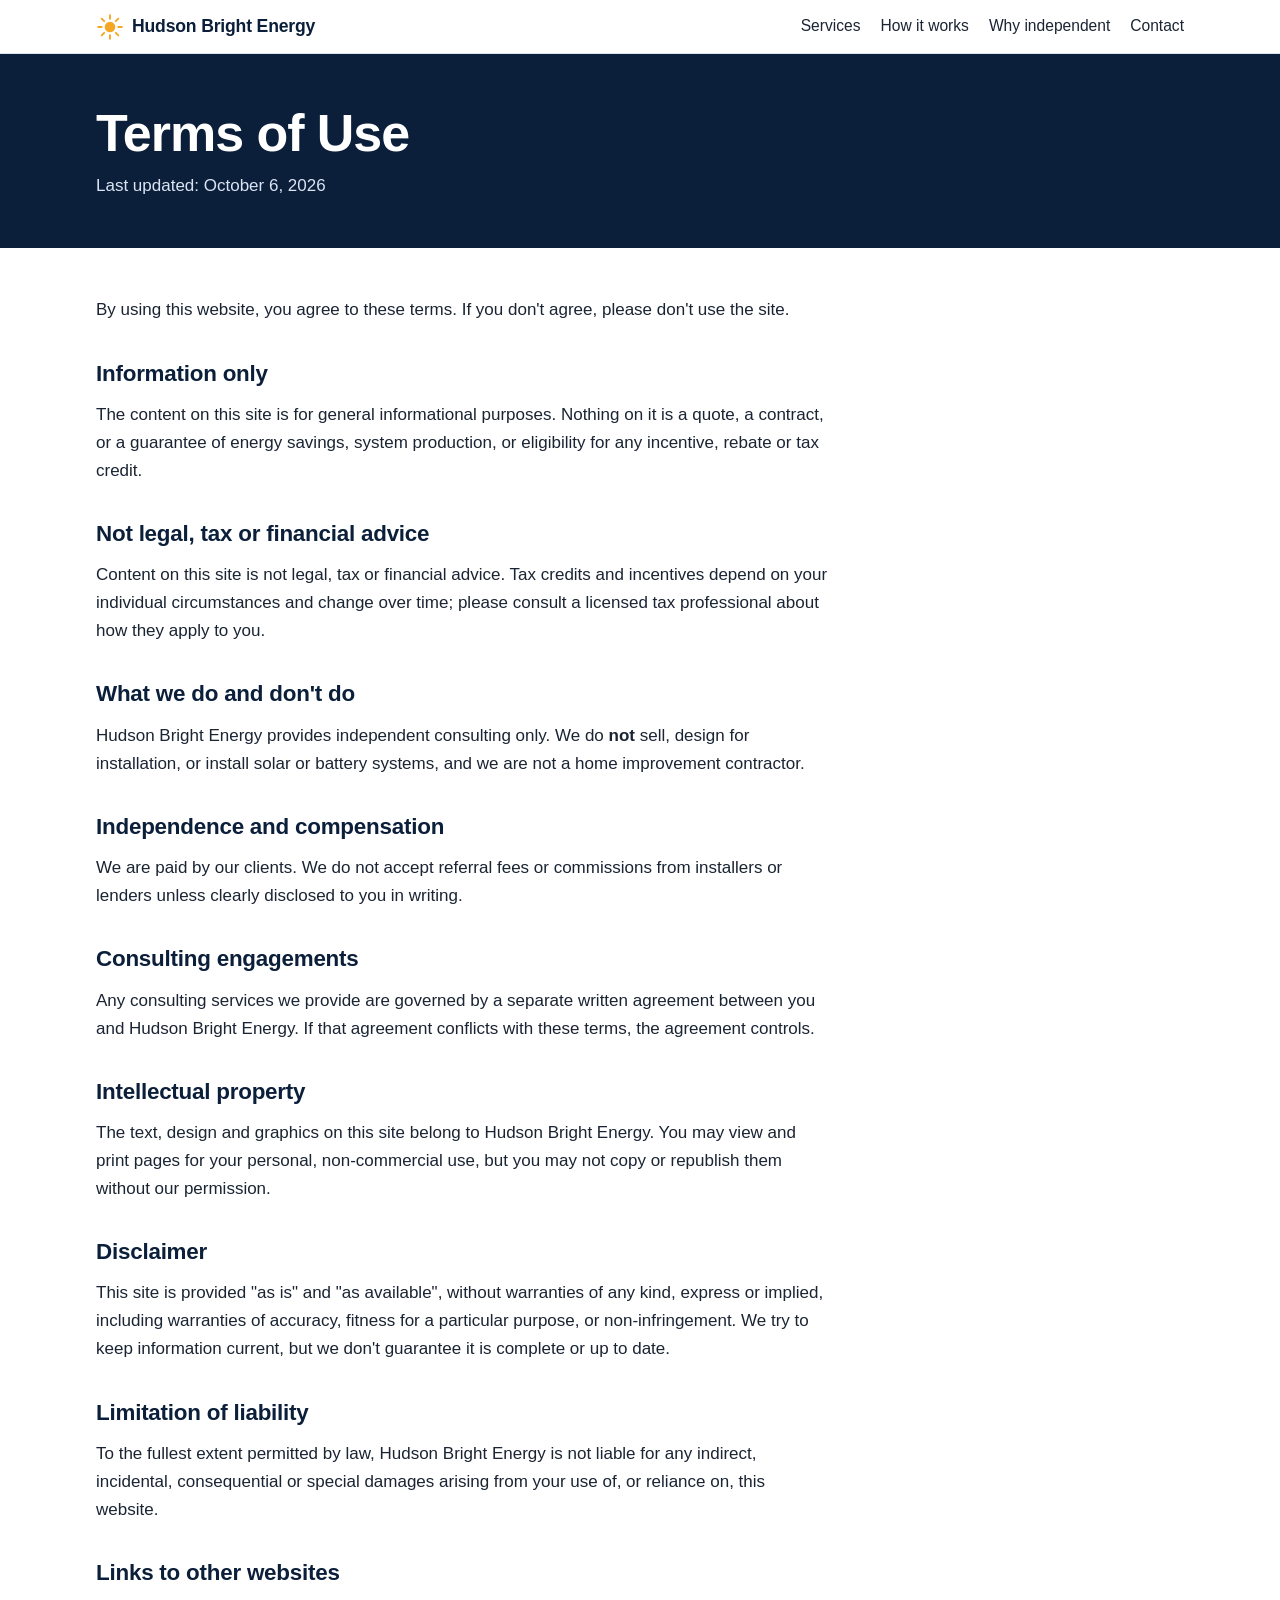
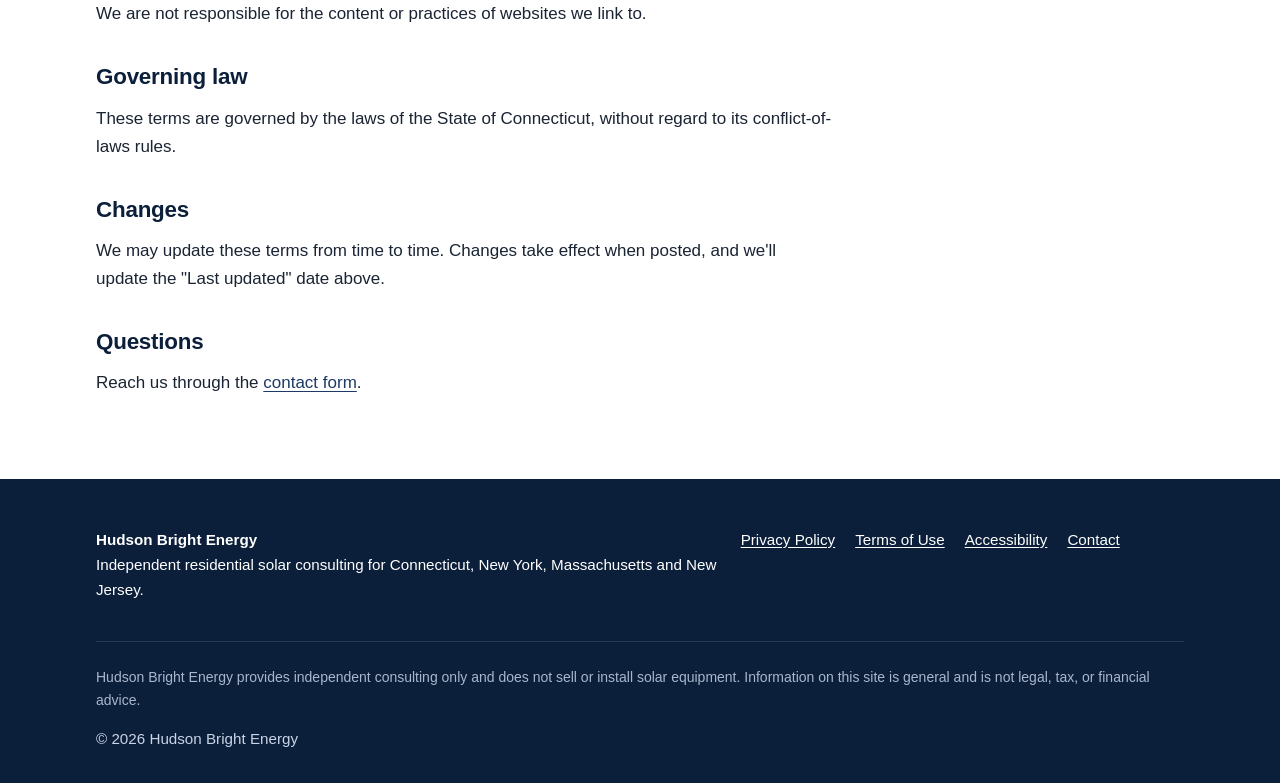
<file: terms.html>
<!doctype html>
<html lang="en">
<head>
  <meta charset="utf-8">
  <meta name="viewport" content="width=device-width, initial-scale=1">
  <title>Terms of Use | Hudson Bright Energy</title>
  <meta name="description" content="The terms that apply when you use the Hudson Bright Energy website.">
  <link rel="canonical" href="https://hdohnert-helio.github.io/hudson-bright-energy/terms.html">
  <meta property="og:type" content="website">
  <meta property="og:site_name" content="Hudson Bright Energy">
  <meta property="og:title" content="Terms of Use | Hudson Bright Energy">
  <meta property="og:description" content="The terms that apply when you use the Hudson Bright Energy website.">
  <meta property="og:url" content="https://hdohnert-helio.github.io/hudson-bright-energy/terms.html">
  <meta name="twitter:card" content="summary">
  <meta name="theme-color" content="#0b1f3a">
  <link rel="icon" href="favicon.svg" type="image/svg+xml">
  <link rel="stylesheet" href="styles.css">
</head>
<body>
  <a class="skip-link" href="#main">Skip to content</a>
  <header class="site-header">
    <div class="container header-inner">
      <a class="brand" href="index.html"><svg viewBox="0 0 32 32" aria-hidden="true" focusable="false"><g stroke="#f5a623" stroke-width="2.2" stroke-linecap="round"><line x1="16" y1="2.5" x2="16" y2="6.5"/><line x1="16" y1="25.5" x2="16" y2="29.5"/><line x1="2.5" y1="16" x2="6.5" y2="16"/><line x1="25.5" y1="16" x2="29.5" y2="16"/><line x1="6.5" y1="6.5" x2="9.3" y2="9.3"/><line x1="22.7" y1="22.7" x2="25.5" y2="25.5"/><line x1="6.5" y1="25.5" x2="9.3" y2="22.7"/><line x1="22.7" y1="9.3" x2="25.5" y2="6.5"/></g><circle cx="16" cy="16" r="6" fill="#f5a623"/></svg><span>Hudson Bright Energy</span></a>
      <nav class="site-nav" aria-label="Main">
        <ul>
          <li><a href="index.html#services">Services</a></li>
          <li><a href="index.html#how-it-works">How it works</a></li>
          <li><a href="index.html#why-independent">Why independent</a></li>
          <li><a href="index.html#contact">Contact</a></li>
        </ul>
      </nav>
    </div>
  </header>
  <main id="main">
    <div class="page-header">
      <div class="container">
        <h1>Terms of Use</h1>
        <p>Last updated: October 6, 2026</p>
      </div>
    </div>
    <div class="container">
      <article class="prose">
        <p>By using this website, you agree to these terms. If you don't agree, please don't use the site.</p>

        <h2>Information only</h2>
        <p>The content on this site is for general informational purposes. Nothing on it is a quote, a contract, or a guarantee of energy savings, system production, or eligibility for any incentive, rebate or tax credit.</p>

        <h2>Not legal, tax or financial advice</h2>
        <p>Content on this site is not legal, tax or financial advice. Tax credits and incentives depend on your individual circumstances and change over time; please consult a licensed tax professional about how they apply to you.</p>

        <h2>What we do and don't do</h2>
        <p>Hudson Bright Energy provides independent consulting only. We do <strong>not</strong> sell, design for installation, or install solar or battery systems, and we are not a home improvement contractor.</p>

        <h2>Independence and compensation</h2>
        <p>We are paid by our clients. We do not accept referral fees or commissions from installers or lenders unless clearly disclosed to you in writing.</p>

        <h2>Consulting engagements</h2>
        <p>Any consulting services we provide are governed by a separate written agreement between you and Hudson Bright Energy. If that agreement conflicts with these terms, the agreement controls.</p>

        <h2>Intellectual property</h2>
        <p>The text, design and graphics on this site belong to Hudson Bright Energy. You may view and print pages for your personal, non-commercial use, but you may not copy or republish them without our permission.</p>

        <h2>Disclaimer</h2>
        <p>This site is provided "as is" and "as available", without warranties of any kind, express or implied, including warranties of accuracy, fitness for a particular purpose, or non-infringement. We try to keep information current, but we don't guarantee it is complete or up to date.</p>

        <h2>Limitation of liability</h2>
        <p>To the fullest extent permitted by law, Hudson Bright Energy is not liable for any indirect, incidental, consequential or special damages arising from your use of, or reliance on, this website.</p>

        <h2>Links to other websites</h2>
        <p>We are not responsible for the content or practices of websites we link to.</p>

        <h2>Governing law</h2>
        <p>These terms are governed by the laws of the State of Connecticut, without regard to its conflict-of-laws rules.</p>

        <h2>Changes</h2>
        <p>We may update these terms from time to time. Changes take effect when posted, and we'll update the "Last updated" date above.</p>

        <h2>Questions</h2>
        <p>Reach us through the <a href="index.html#contact">contact form</a>.</p>
      </article>
    </div>
  </main>
  <footer class="site-footer">
    <div class="container">
      <div class="footer-grid">
        <div>
          <p class="footer-brand"><strong>Hudson Bright Energy</strong><br>Independent residential solar consulting for Connecticut, New York, Massachusetts and New Jersey.</p>
        </div>
        <nav aria-label="Footer">
          <ul class="footer-links">
            <li><a href="privacy.html">Privacy Policy</a></li>
            <li><a href="terms.html">Terms of Use</a></li>
            <li><a href="accessibility.html">Accessibility</a></li>
            <li><a href="index.html#contact">Contact</a></li>
          </ul>
        </nav>
      </div>
      <p class="disclaimer">Hudson Bright Energy provides independent consulting only and does not sell or install solar equipment. Information on this site is general and is not legal, tax, or financial advice.</p>
      <p class="copyright">&copy; 2026 Hudson Bright Energy</p>
    </div>
  </footer>
</body>
</html>
</file>
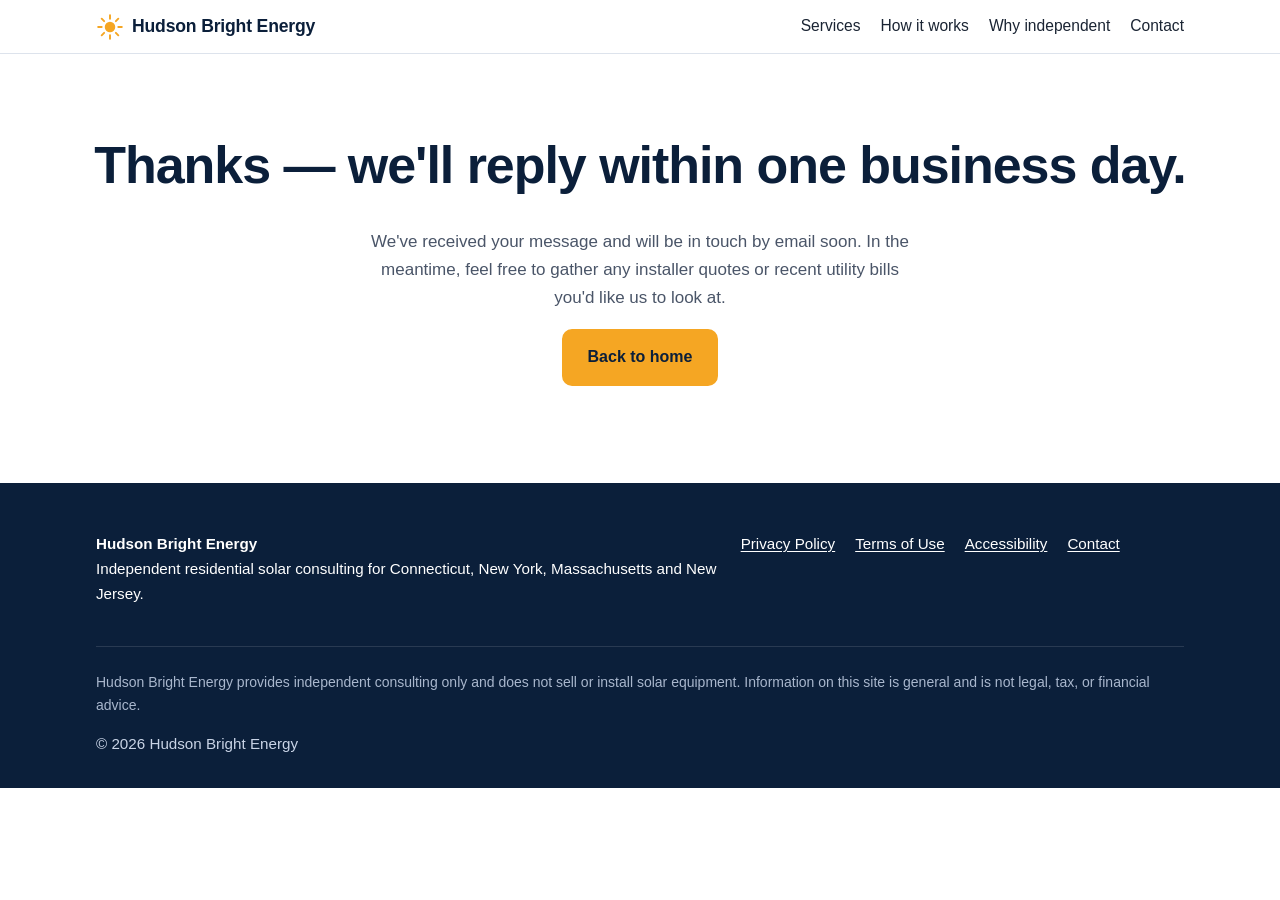
<file: thank-you.html>
<!doctype html>
<html lang="en">
<head>
  <meta charset="utf-8">
  <meta name="viewport" content="width=device-width, initial-scale=1">
  <title>Thank you | Hudson Bright Energy</title>
  <meta name="description" content="Thanks for contacting Hudson Bright Energy.">
  <meta name="robots" content="noindex">
  <link rel="canonical" href="https://hdohnert-helio.github.io/hudson-bright-energy/thank-you.html">
  <meta property="og:type" content="website">
  <meta property="og:site_name" content="Hudson Bright Energy">
  <meta property="og:title" content="Thank you | Hudson Bright Energy">
  <meta property="og:description" content="Thanks for contacting Hudson Bright Energy.">
  <meta property="og:url" content="https://hdohnert-helio.github.io/hudson-bright-energy/thank-you.html">
  <meta name="twitter:card" content="summary">
  <meta name="theme-color" content="#0b1f3a">
  <link rel="icon" href="favicon.svg" type="image/svg+xml">
  <link rel="stylesheet" href="styles.css">
</head>
<body>
  <a class="skip-link" href="#main">Skip to content</a>
  <header class="site-header">
    <div class="container header-inner">
      <a class="brand" href="index.html"><svg viewBox="0 0 32 32" aria-hidden="true" focusable="false"><g stroke="#f5a623" stroke-width="2.2" stroke-linecap="round"><line x1="16" y1="2.5" x2="16" y2="6.5"/><line x1="16" y1="25.5" x2="16" y2="29.5"/><line x1="2.5" y1="16" x2="6.5" y2="16"/><line x1="25.5" y1="16" x2="29.5" y2="16"/><line x1="6.5" y1="6.5" x2="9.3" y2="9.3"/><line x1="22.7" y1="22.7" x2="25.5" y2="25.5"/><line x1="6.5" y1="25.5" x2="9.3" y2="22.7"/><line x1="22.7" y1="9.3" x2="25.5" y2="6.5"/></g><circle cx="16" cy="16" r="6" fill="#f5a623"/></svg><span>Hudson Bright Energy</span></a>
      <nav class="site-nav" aria-label="Main">
        <ul>
          <li><a href="index.html#services">Services</a></li>
          <li><a href="index.html#how-it-works">How it works</a></li>
          <li><a href="index.html#why-independent">Why independent</a></li>
          <li><a href="index.html#contact">Contact</a></li>
        </ul>
      </nav>
    </div>
  </header>
  <main id="main">
    <div class="container center-page">
      <h1>Thanks — we'll reply within one business day.</h1>
      <p>We've received your message and will be in touch by email soon. In the meantime, feel free to gather any installer quotes or recent utility bills you'd like us to look at.</p>
      <p><a class="btn" href="index.html">Back to home</a></p>
    </div>
  </main>
  <footer class="site-footer">
    <div class="container">
      <div class="footer-grid">
        <div>
          <p class="footer-brand"><strong>Hudson Bright Energy</strong><br>Independent residential solar consulting for Connecticut, New York, Massachusetts and New Jersey.</p>
        </div>
        <nav aria-label="Footer">
          <ul class="footer-links">
            <li><a href="privacy.html">Privacy Policy</a></li>
            <li><a href="terms.html">Terms of Use</a></li>
            <li><a href="accessibility.html">Accessibility</a></li>
            <li><a href="index.html#contact">Contact</a></li>
          </ul>
        </nav>
      </div>
      <p class="disclaimer">Hudson Bright Energy provides independent consulting only and does not sell or install solar equipment. Information on this site is general and is not legal, tax, or financial advice.</p>
      <p class="copyright">&copy; 2026 Hudson Bright Energy</p>
    </div>
  </footer>
</body>
</html>
</file>
<file: styles.css>
/* Hudson Bright Energy — single stylesheet, mobile-first */

:root {
  --navy-900: #0b1f3a;
  --navy-800: #13294b;
  --navy-700: #1d3a66;
  --navy-100: #e8eef7;
  --amber-500: #f5a623;
  --amber-400: #ffbf47;
  --amber-100: #fff4dc;
  --ink: #1a2433;
  --muted: #4a5568;
  --line: #dde3ec;
  --bg: #ffffff;
  --bg-soft: #f6f8fb;
  --error: #b42318;
  --radius: 10px;
  --maxw: 72rem;
  --font: -apple-system, BlinkMacSystemFont, "Segoe UI", Roboto, "Helvetica Neue", Arial, "Noto Sans", sans-serif;
}

*,
*::before,
*::after { box-sizing: border-box; }

html { scroll-behavior: smooth; -webkit-text-size-adjust: 100%; }
@media (prefers-reduced-motion: reduce) { html { scroll-behavior: auto; } }

body {
  margin: 0;
  font-family: var(--font);
  font-size: 1.0625rem;
  line-height: 1.65;
  color: var(--ink);
  background: var(--bg);
}

img, svg { max-width: 100%; }

h1, h2, h3 { line-height: 1.2; color: var(--navy-900); margin: 0 0 .6em; }
h1 { font-size: clamp(2rem, 6vw, 3.25rem); letter-spacing: -.02em; }
h2 { font-size: clamp(1.6rem, 4vw, 2.25rem); letter-spacing: -.01em; }
h3 { font-size: 1.2rem; }
p { margin: 0 0 1em; }

a { color: var(--navy-700); text-underline-offset: .15em; }
a:hover { color: var(--navy-900); }

:focus-visible {
  outline: 3px solid var(--amber-500);
  outline-offset: 3px;
  border-radius: 4px;
}

.container { width: 100%; max-width: var(--maxw); margin: 0 auto; padding: 0 1rem; }
@media (min-width: 48rem) { .container { padding: 0 2rem; } }

.skip-link {
  position: absolute;
  left: 1rem;
  top: -4rem;
  z-index: 100;
  background: var(--navy-900);
  color: #fff;
  padding: .6rem 1rem;
  border-radius: var(--radius);
  font-weight: 600;
}
.skip-link:focus { top: 1rem; color: #fff; }

/* Header */
.site-header {
  border-bottom: 1px solid var(--line);
  background: #fff;
}
@media (min-width: 48rem) { .site-header { position: sticky; top: 0; z-index: 50; } }
section[id] { scroll-margin-top: 1rem; }
@media (min-width: 48rem) { section[id] { scroll-margin-top: 4.5rem; } }
.header-inner {
  display: flex;
  flex-wrap: wrap;
  align-items: center;
  justify-content: space-between;
  gap: .5rem 1.5rem;
  padding-top: .75rem;
  padding-bottom: .75rem;
}
.brand {
  display: inline-flex;
  align-items: center;
  gap: .5rem;
  font-weight: 700;
  font-size: 1.1rem;
  color: var(--navy-900);
  text-decoration: none;
  letter-spacing: -.01em;
}
.brand svg { width: 28px; height: 28px; flex: none; }
.site-nav ul {
  list-style: none;
  margin: 0;
  padding: 0;
  display: flex;
  flex-wrap: wrap;
  gap: .25rem 1.25rem;
}
.site-nav a {
  color: var(--ink);
  text-decoration: none;
  font-weight: 500;
  font-size: .975rem;
  padding: .25rem 0;
}
.site-nav a:hover { color: var(--navy-700); text-decoration: underline; }

/* Buttons */
.btn {
  display: inline-block;
  background: var(--amber-500);
  color: var(--navy-900);
  font-weight: 700;
  text-decoration: none;
  padding: .85rem 1.5rem;
  border-radius: var(--radius);
  border: 2px solid var(--amber-500);
  font-size: 1rem;
  font-family: inherit;
  cursor: pointer;
  transition: background .15s ease;
}
.btn:hover { background: var(--amber-400); border-color: var(--amber-400); color: var(--navy-900); }
.btn-outline {
  background: transparent;
  color: #fff;
  border-color: rgba(255,255,255,.6);
}
.btn-outline:hover { background: rgba(255,255,255,.1); color: #fff; border-color: #fff; }

/* Hero */
.hero {
  background: linear-gradient(160deg, var(--navy-900) 0%, var(--navy-700) 100%);
  color: #fff;
  padding: 4rem 0 4.5rem;
  position: relative;
  overflow: hidden;
}
.hero h1 { color: #fff; max-width: 20ch; }
.hero .lede { font-size: 1.2rem; max-width: 40rem; color: #dbe4f3; }
.hero .eyebrow {
  display: inline-block;
  color: var(--amber-400);
  font-weight: 700;
  font-size: .85rem;
  letter-spacing: .08em;
  text-transform: uppercase;
  margin-bottom: 1rem;
}
.hero-actions { display: flex; flex-wrap: wrap; gap: .75rem; margin-top: 1.75rem; }
.hero-sun {
  position: absolute;
  right: -6rem;
  top: -6rem;
  width: 22rem;
  height: 22rem;
  opacity: .12;
  pointer-events: none;
}
@media (min-width: 48rem) { .hero { padding: 6rem 0 6.5rem; } .hero-sun { right: -2rem; top: -3rem; width: 28rem; height: 28rem; } }

/* Sections */
.section { padding: 4rem 0; }
.section-soft { background: var(--bg-soft); }
.section-intro { max-width: 42rem; color: var(--muted); font-size: 1.1rem; margin-bottom: 2.5rem; }

.cards {
  display: grid;
  gap: 1.25rem;
  grid-template-columns: 1fr;
}
@media (min-width: 40rem) { .cards { grid-template-columns: repeat(2, 1fr); } }
@media (min-width: 64rem) { .cards { grid-template-columns: repeat(4, 1fr); } }
.card {
  background: #fff;
  border: 1px solid var(--line);
  border-radius: var(--radius);
  padding: 1.5rem;
}
.card-icon {
  width: 44px;
  height: 44px;
  border-radius: 10px;
  background: var(--amber-100);
  display: grid;
  place-items: center;
  margin-bottom: 1rem;
}
.card-icon svg { width: 24px; height: 24px; }
.card p { color: var(--muted); margin: 0; font-size: 1rem; }

.steps {
  list-style: none;
  margin: 0;
  padding: 0;
  display: grid;
  gap: 1.25rem;
  counter-reset: step;
}
@media (min-width: 48rem) { .steps { grid-template-columns: repeat(3, 1fr); } }
.steps li {
  counter-increment: step;
  padding: 1.5rem;
  border-radius: var(--radius);
  background: var(--navy-100);
}
.steps li::before {
  content: counter(step);
  display: grid;
  place-items: center;
  width: 2.25rem;
  height: 2.25rem;
  border-radius: 50%;
  background: var(--navy-900);
  color: #fff;
  font-weight: 700;
  margin-bottom: .9rem;
}
.steps p { margin: 0; color: var(--muted); font-size: 1rem; }

.split { display: grid; gap: 2rem; align-items: start; }
@media (min-width: 56rem) { .split { grid-template-columns: 1fr 1fr; gap: 4rem; } }

.checklist { list-style: none; padding: 0; margin: 0; }
.checklist li { padding-left: 1.9rem; position: relative; margin-bottom: .7rem; }
.checklist li::before {
  content: "";
  position: absolute;
  left: 0;
  top: .3em;
  width: 1.1rem;
  height: 1.1rem;
  border-radius: 50%;
  background: var(--amber-500);
  box-shadow: inset 0 0 0 4px var(--amber-100);
}

.states { display: flex; flex-wrap: wrap; gap: .75rem; list-style: none; padding: 0; margin: 1.5rem 0 0; }
.states li {
  background: #fff;
  border: 1px solid var(--line);
  border-radius: 999px;
  padding: .5rem 1.1rem;
  font-weight: 600;
  color: var(--navy-900);
}

/* Form */
.form-wrap {
  background: #fff;
  border: 1px solid var(--line);
  border-radius: var(--radius);
  padding: 1.5rem;
}
@media (min-width: 48rem) { .form-wrap { padding: 2rem; } }
.field { margin-bottom: 1.25rem; }
.field label, .field legend { display: block; font-weight: 600; margin-bottom: .35rem; color: var(--navy-900); }
.req { color: var(--error); }
.hint { display: block; font-weight: 400; color: var(--muted); font-size: .9rem; }
input[type="text"],
input[type="email"],
select,
textarea {
  width: 100%;
  font: inherit;
  font-size: 1rem;
  color: var(--ink);
  background: #fff;
  border: 1.5px solid #8a96a8;
  border-radius: 8px;
  padding: .7rem .8rem;
}
textarea { min-height: 9rem; resize: vertical; }
input:focus-visible, select:focus-visible, textarea:focus-visible { border-color: var(--navy-700); }
fieldset { border: 0; padding: 0; margin: 0 0 1.25rem; min-width: 0; }
.checkbox { display: flex; gap: .6rem; align-items: flex-start; margin-bottom: .5rem; }
.checkbox input { width: 1.15rem; height: 1.15rem; margin-top: .25rem; flex: none; accent-color: var(--navy-700); }
.checkbox label { font-weight: 400; margin: 0; color: var(--ink); }
.two-col { display: grid; gap: 0 1rem; }
@media (min-width: 40rem) { .two-col { grid-template-columns: 1fr 1fr; } }

/* Error state shows only after the user has interacted with a field */
input:user-invalid,
select:user-invalid,
textarea:user-invalid { border-color: var(--error); box-shadow: 0 0 0 1px var(--error); }
.error-msg { display: none; color: var(--error); font-size: .9rem; margin-top: .3rem; }
input:user-invalid ~ .error-msg,
select:user-invalid ~ .error-msg,
textarea:user-invalid ~ .error-msg { display: block; }
.checkbox:has(input:user-invalid) + .error-msg { display: block; }

.honeypot { position: absolute !important; left: -9999px !important; width: 1px; height: 1px; overflow: hidden; }
.form-note { color: var(--muted); font-size: .9rem; margin-top: 1rem; margin-bottom: 0; }

/* Legal pages */
.page-header { background: var(--navy-900); color: #fff; padding: 3rem 0; }
.page-header h1 { color: #fff; margin: 0; }
.page-header p { color: #dbe4f3; margin: .5rem 0 0; }
.prose { max-width: 46rem; padding: 3rem 0 4rem; }
.prose h2 { font-size: 1.4rem; margin-top: 2.25rem; }
.prose ul { padding-left: 1.25rem; }
.prose li { margin-bottom: .4rem; }

.center-page { text-align: center; padding: 5rem 0; }
.center-page p { color: var(--muted); max-width: 34rem; margin-left: auto; margin-right: auto; }

/* Footer */
.site-footer { background: var(--navy-900); color: #c9d4e6; padding: 3rem 0 2rem; font-size: .95rem; }
.site-footer a { color: #fff; }
.site-footer a:hover { color: var(--amber-400); }
.footer-grid { display: grid; gap: 1.5rem; }
@media (min-width: 48rem) { .footer-grid { grid-template-columns: 1.4fr 1fr; } }
.footer-brand { color: #fff; }
.footer-links { list-style: none; padding: 0; margin: 0; display: flex; flex-wrap: wrap; gap: .5rem 1.25rem; }
.disclaimer { color: #a9b7cd; font-size: .875rem; margin-top: 1.5rem; padding-top: 1.5rem; border-top: 1px solid rgba(255,255,255,.12); }
.copyright { margin: 0; }
</file>
